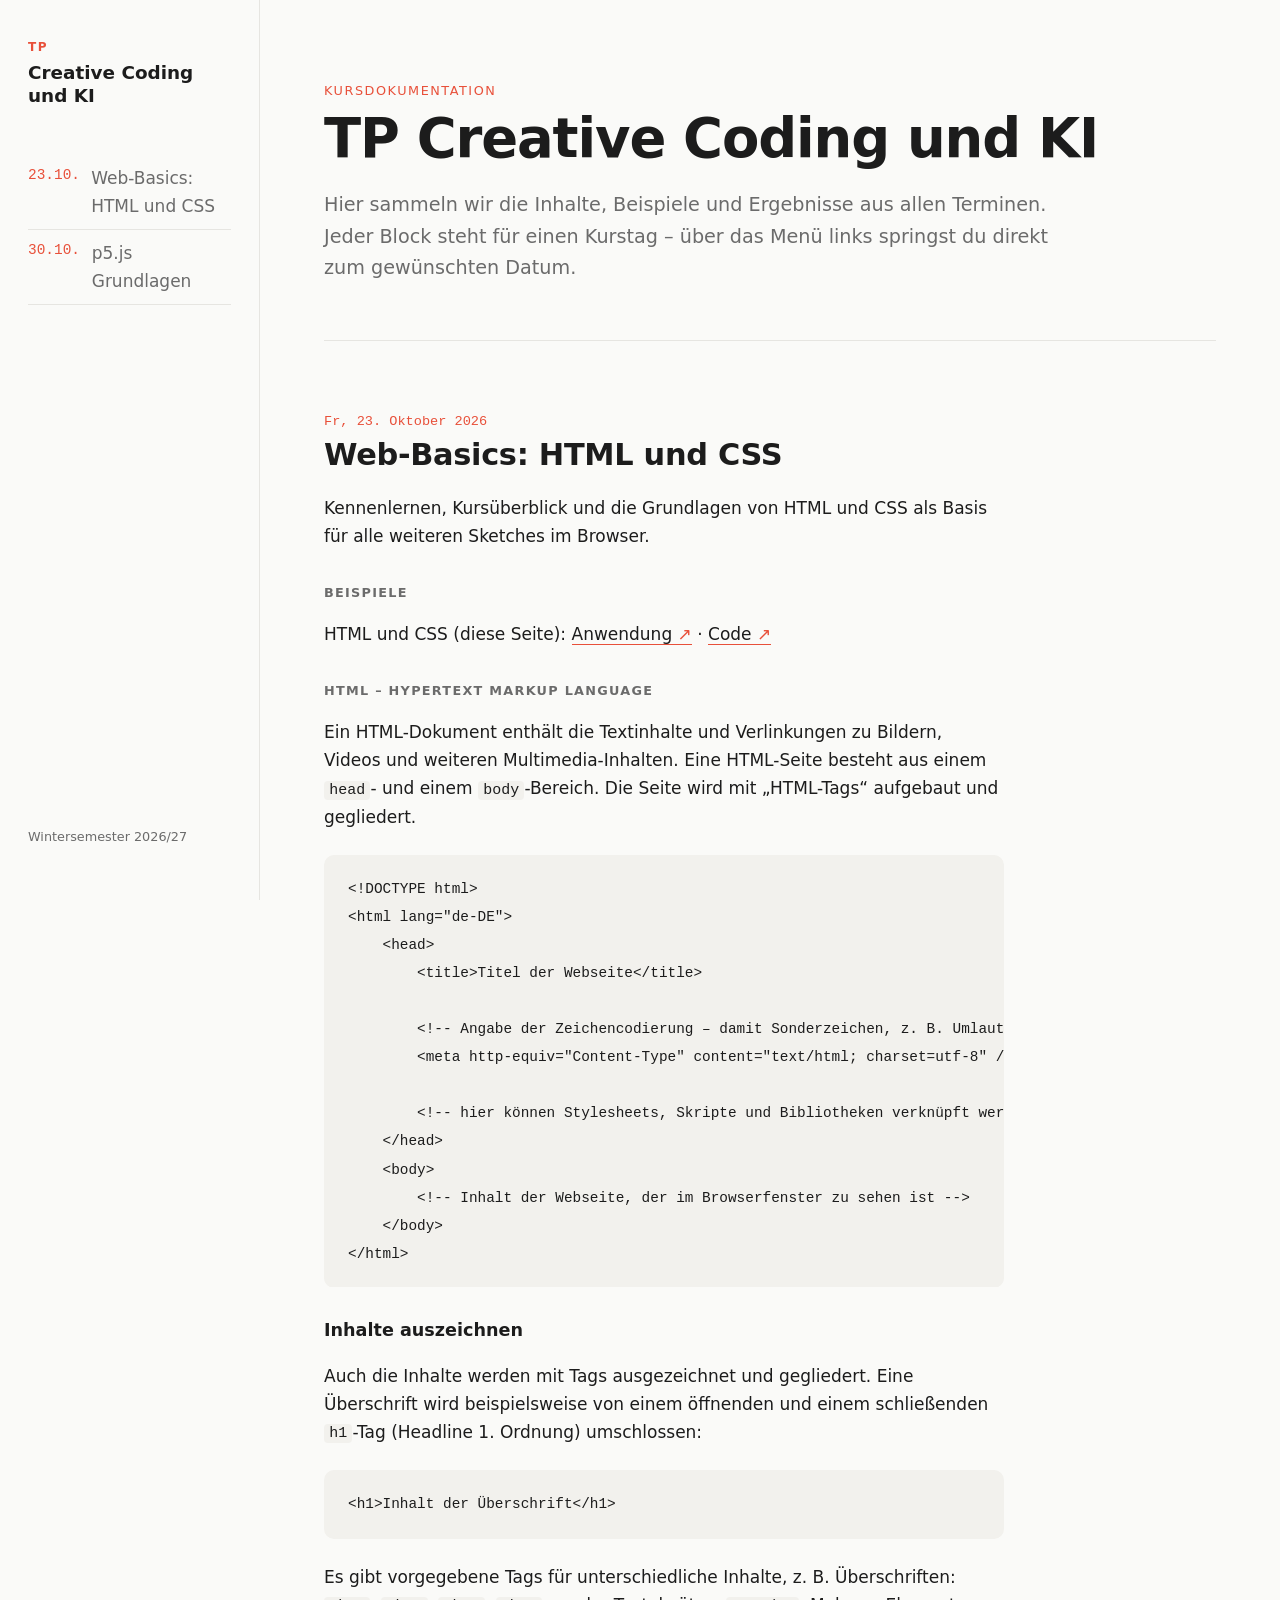
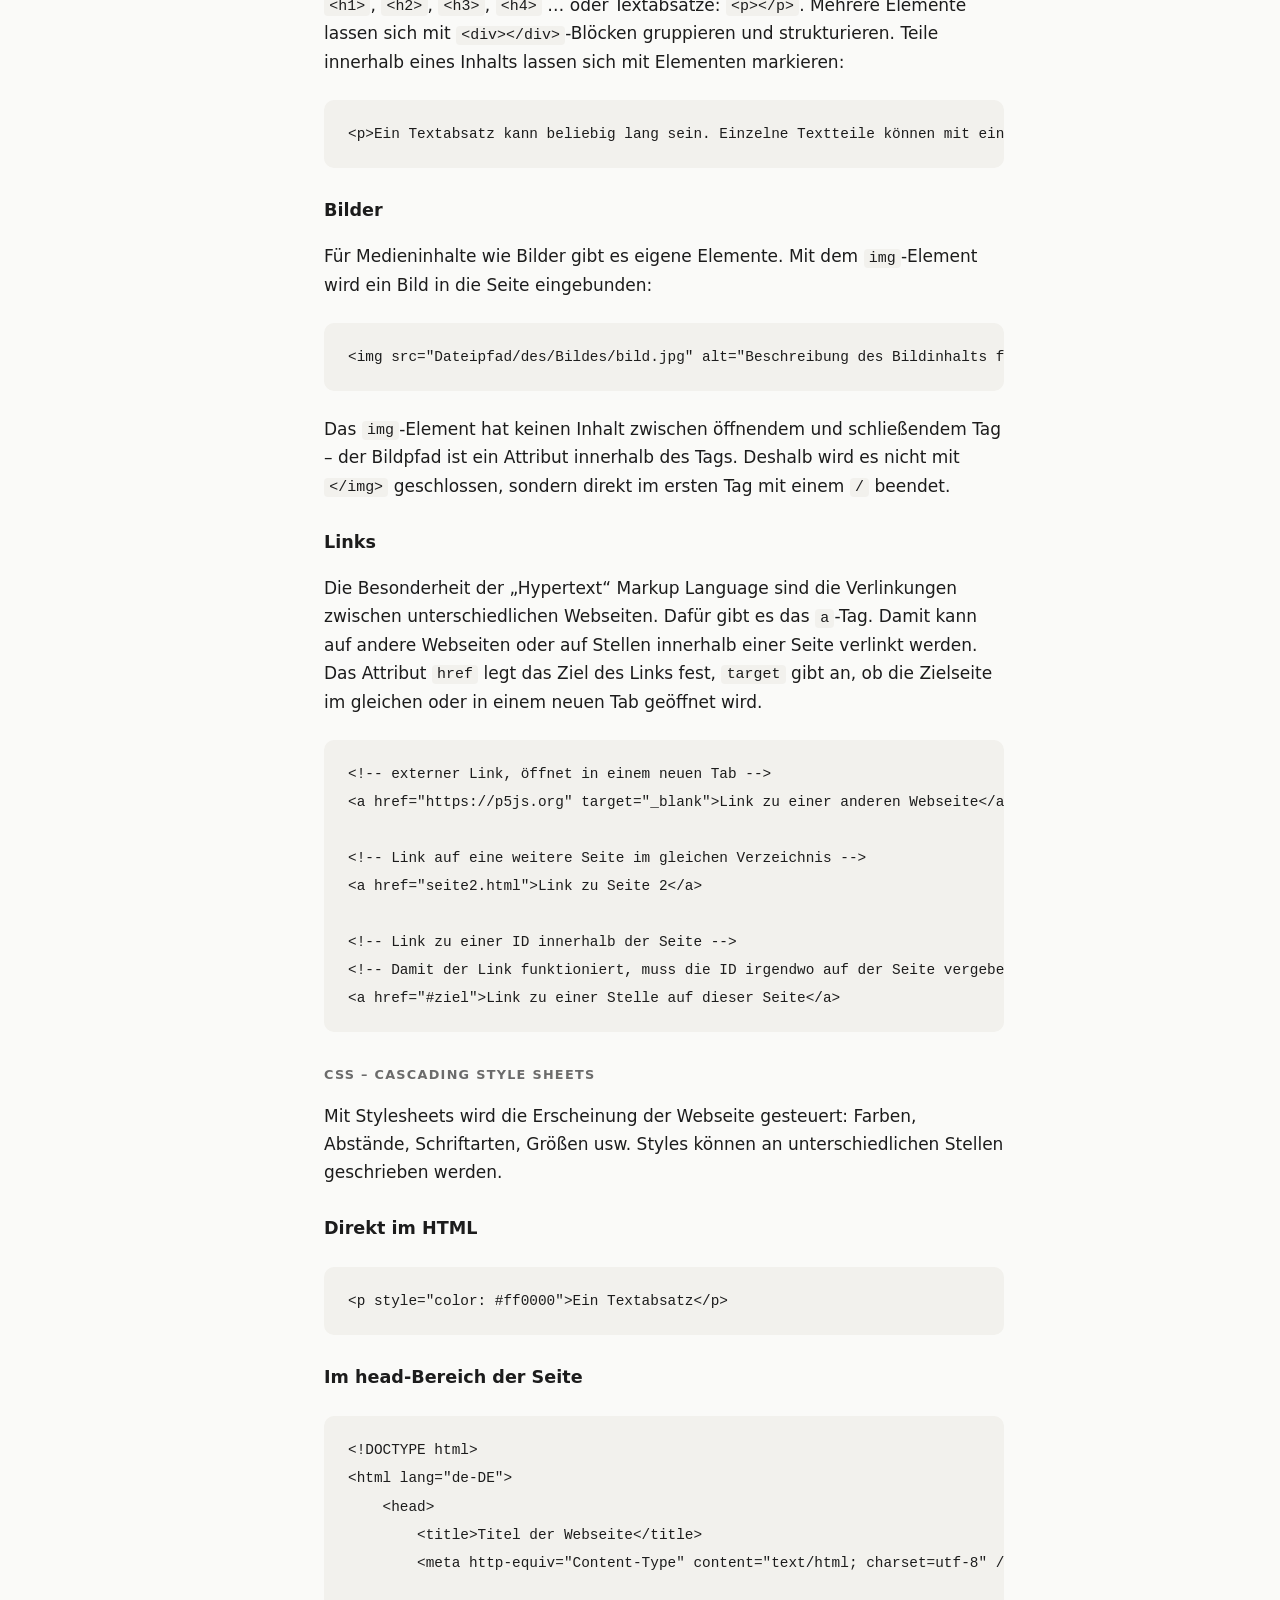
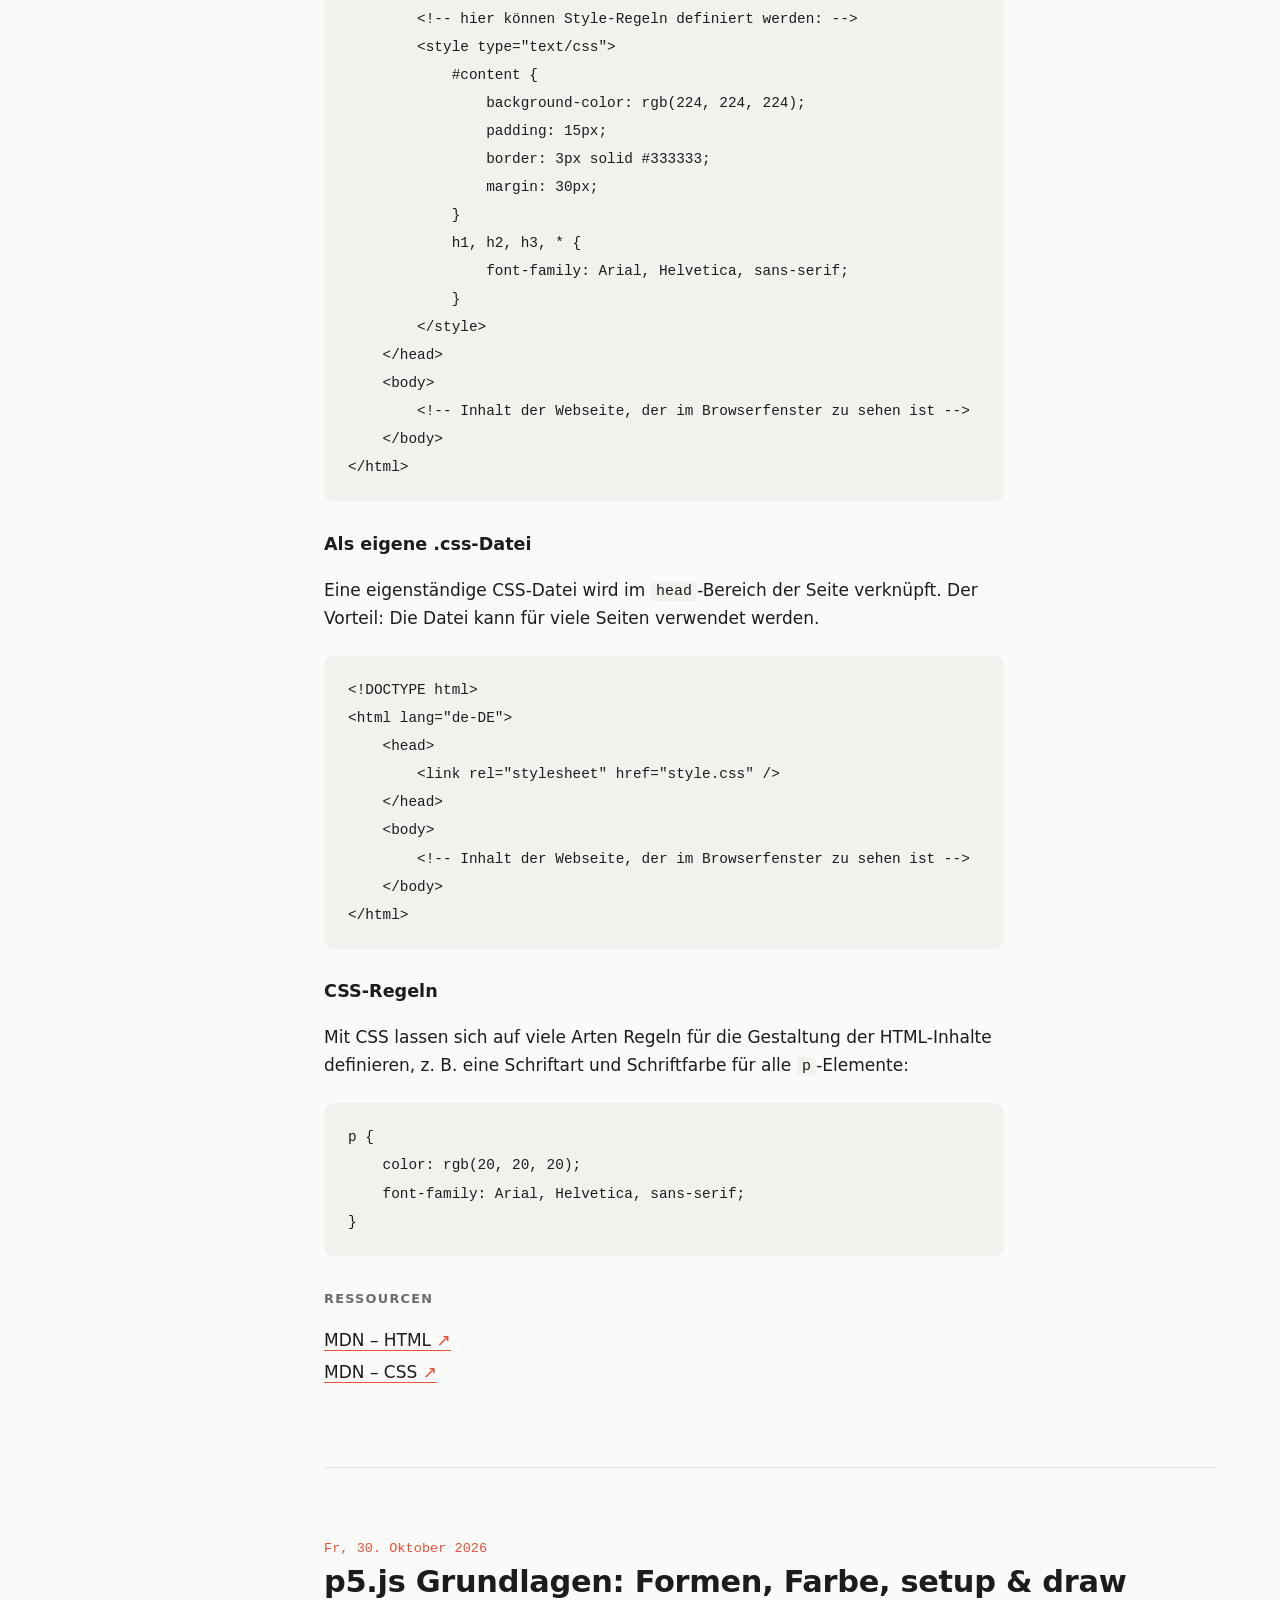
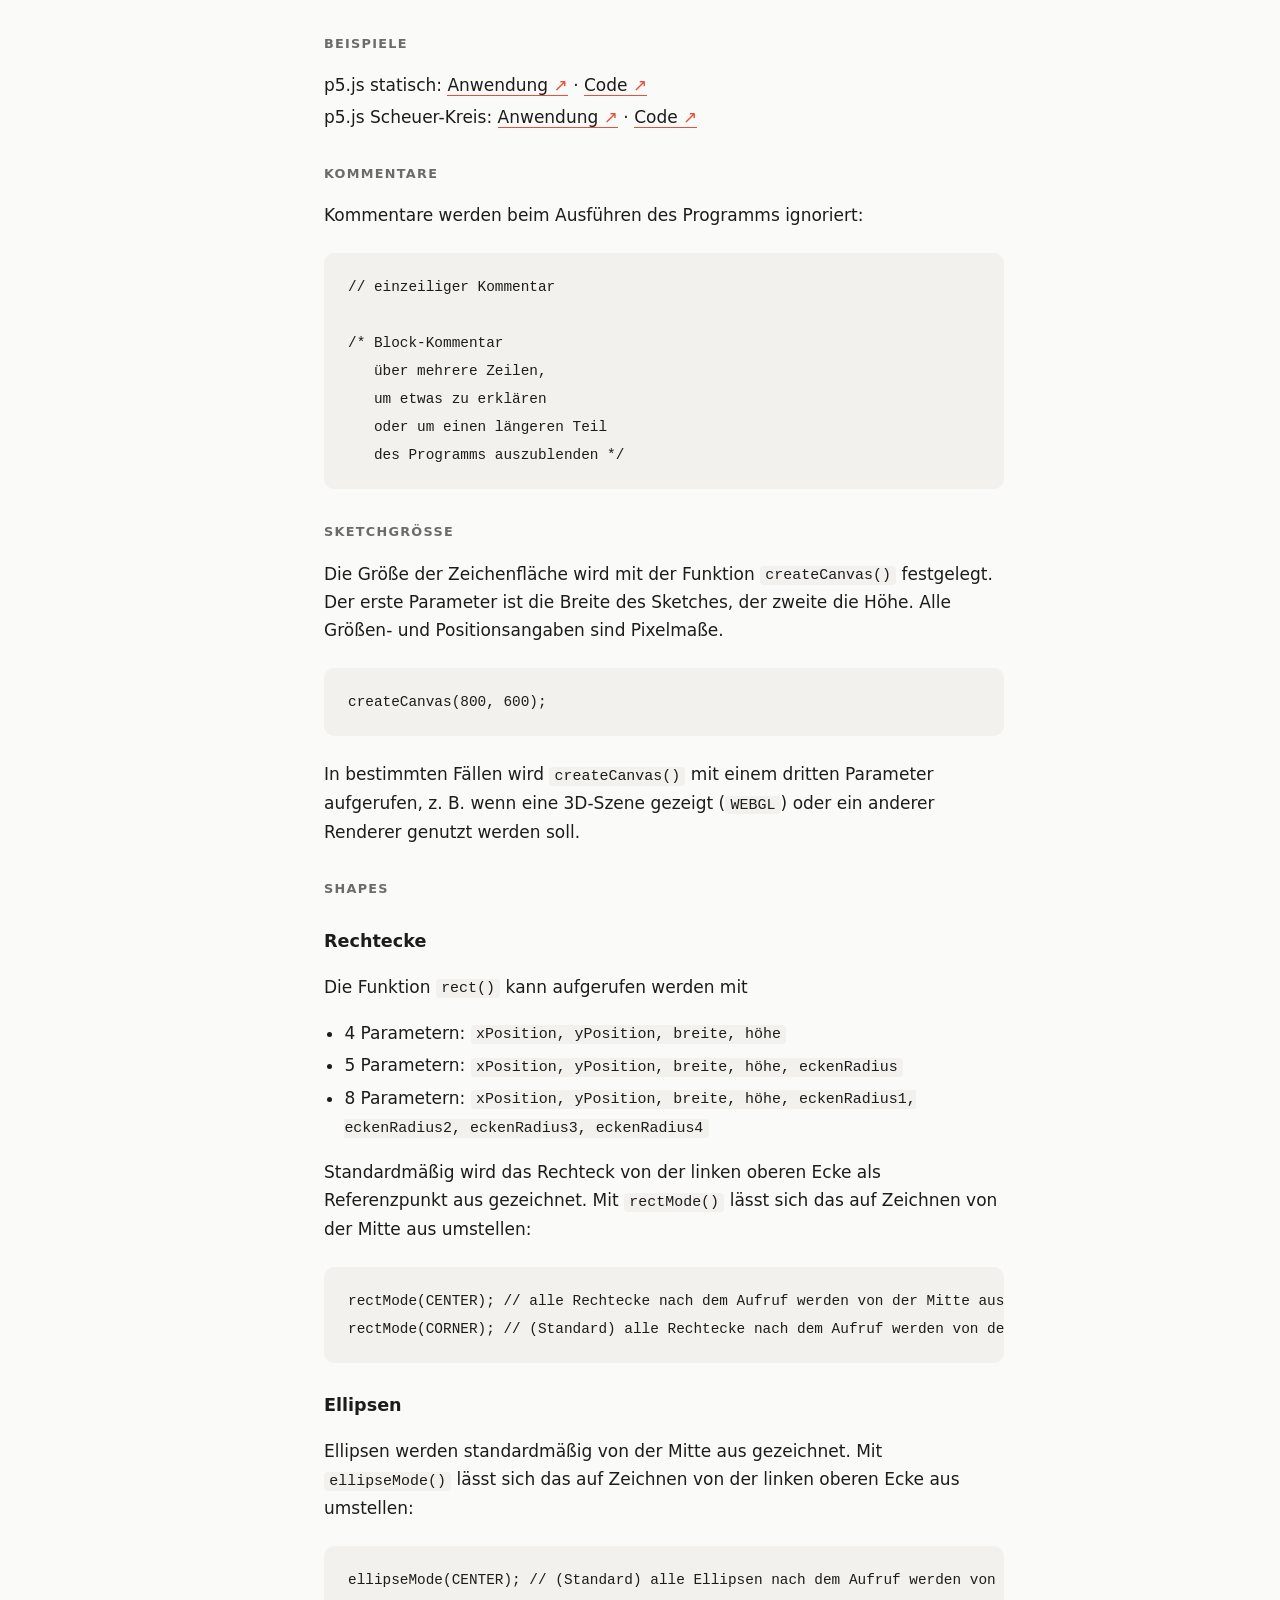
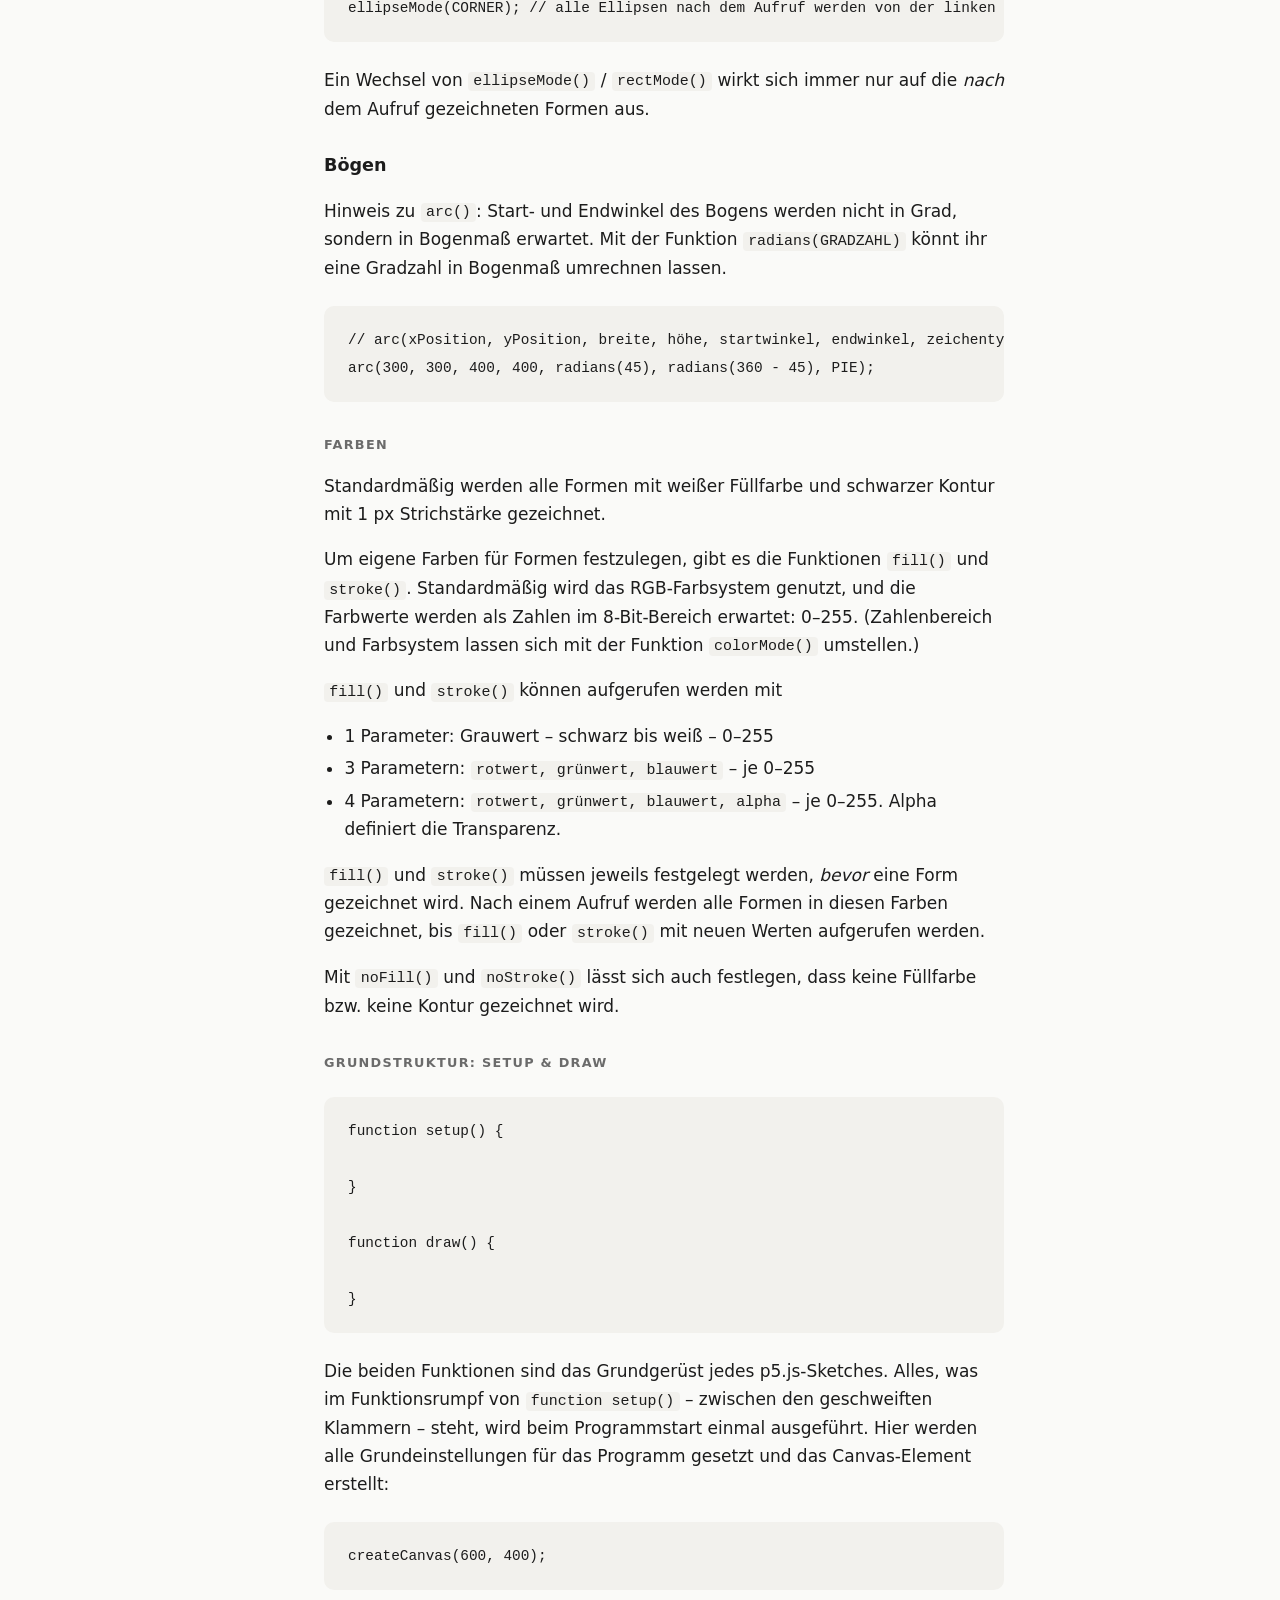
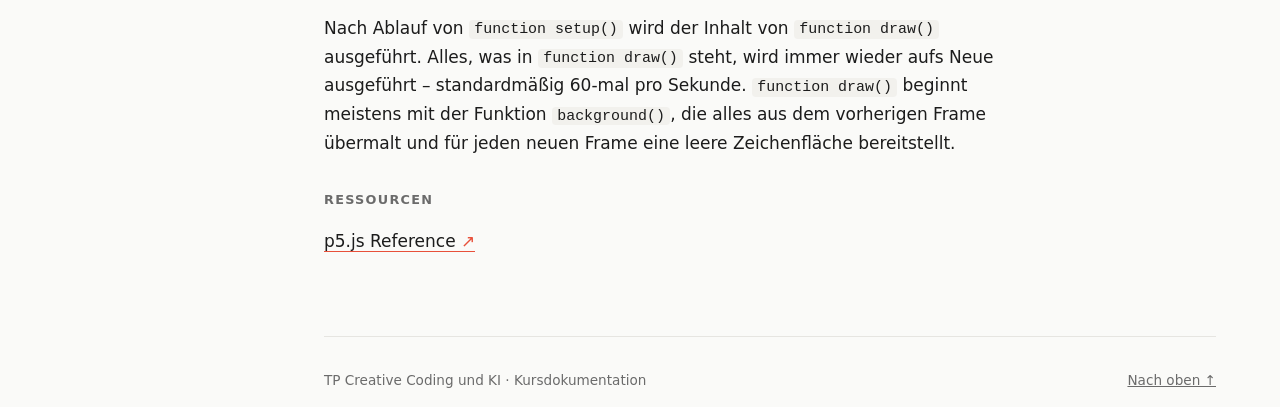
<file: index.html>
<!DOCTYPE html>
<html lang="de">
<head>
  <meta charset="UTF-8">
  <title>TP Creative Coding und KI</title>
  <!-- Leitet die Startadresse direkt auf die Kursdokumentation weiter -->
  <meta http-equiv="refresh" content="0; url=01_html_css/">
  <link rel="canonical" href="01_html_css/">
</head>
<body>
  <p><a href="01_html_css/">Zur Kursdokumentation</a></p>
</body>
</html>
</file>
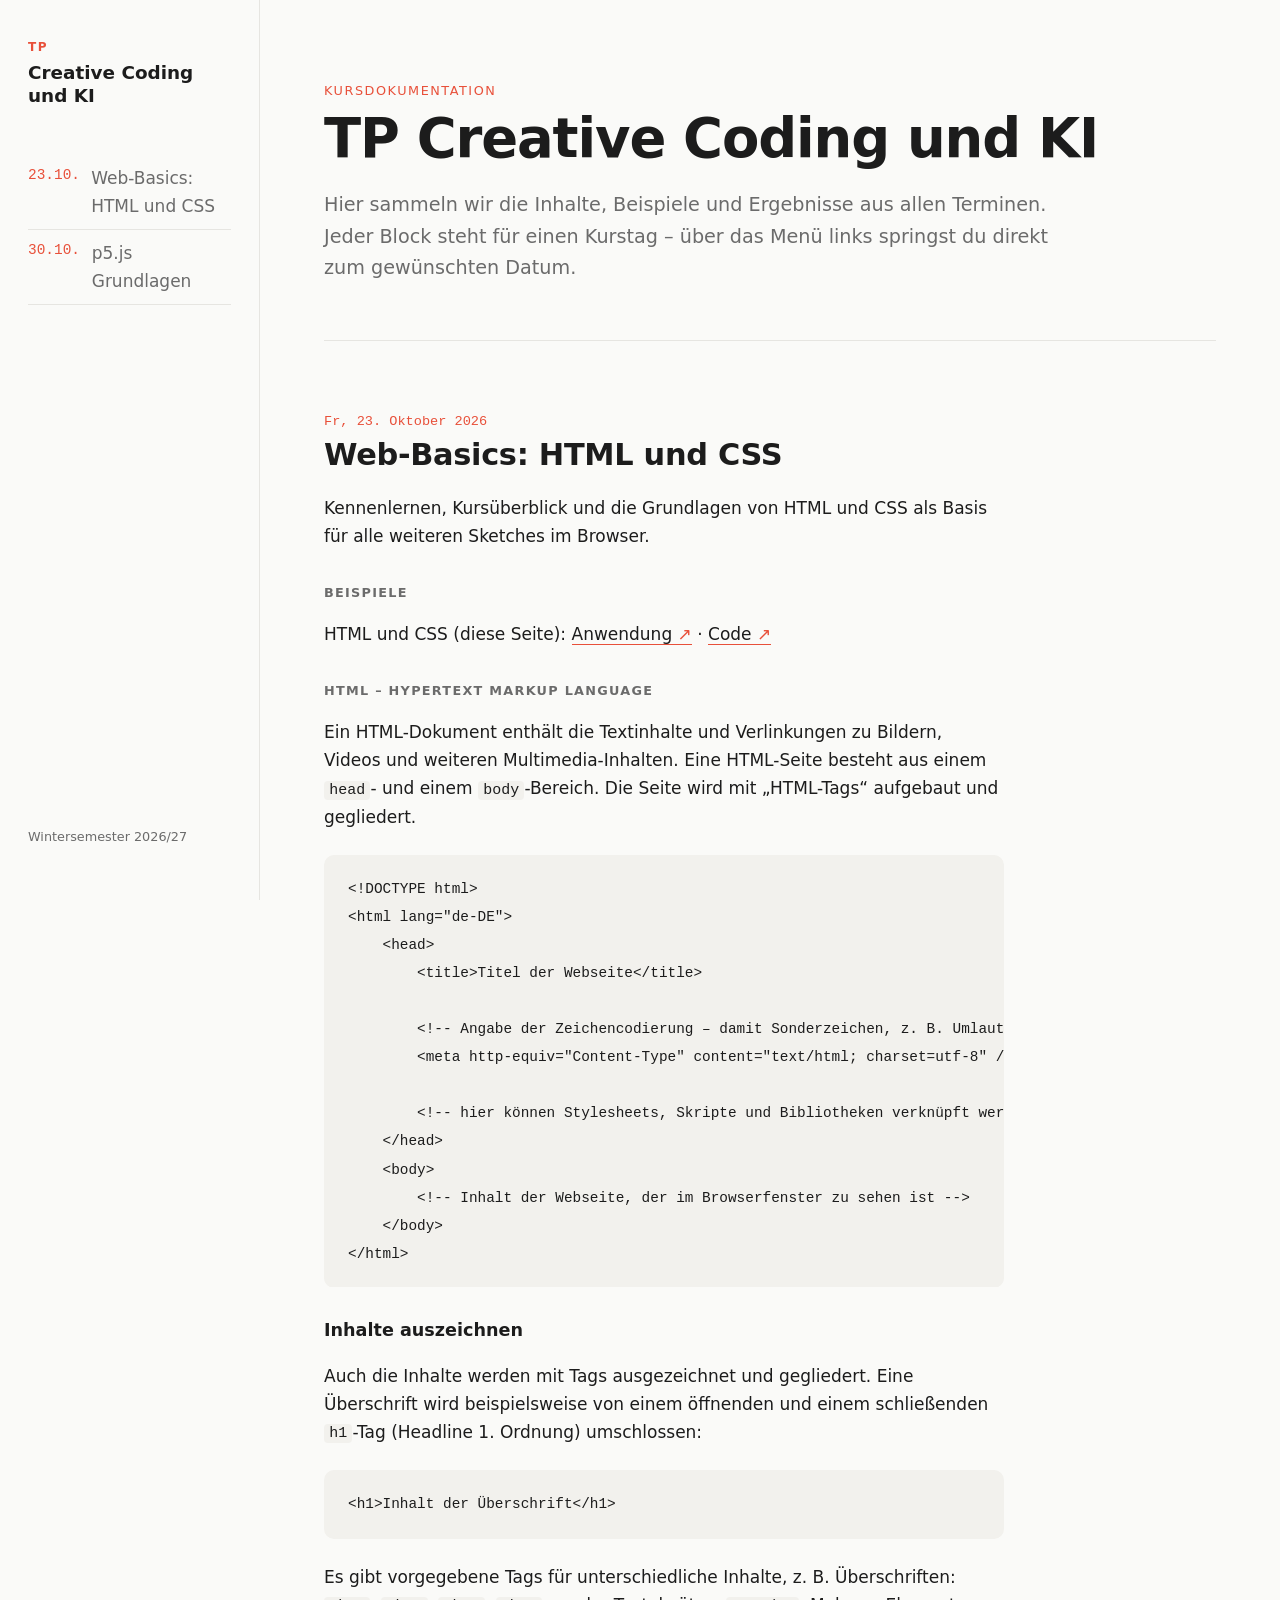
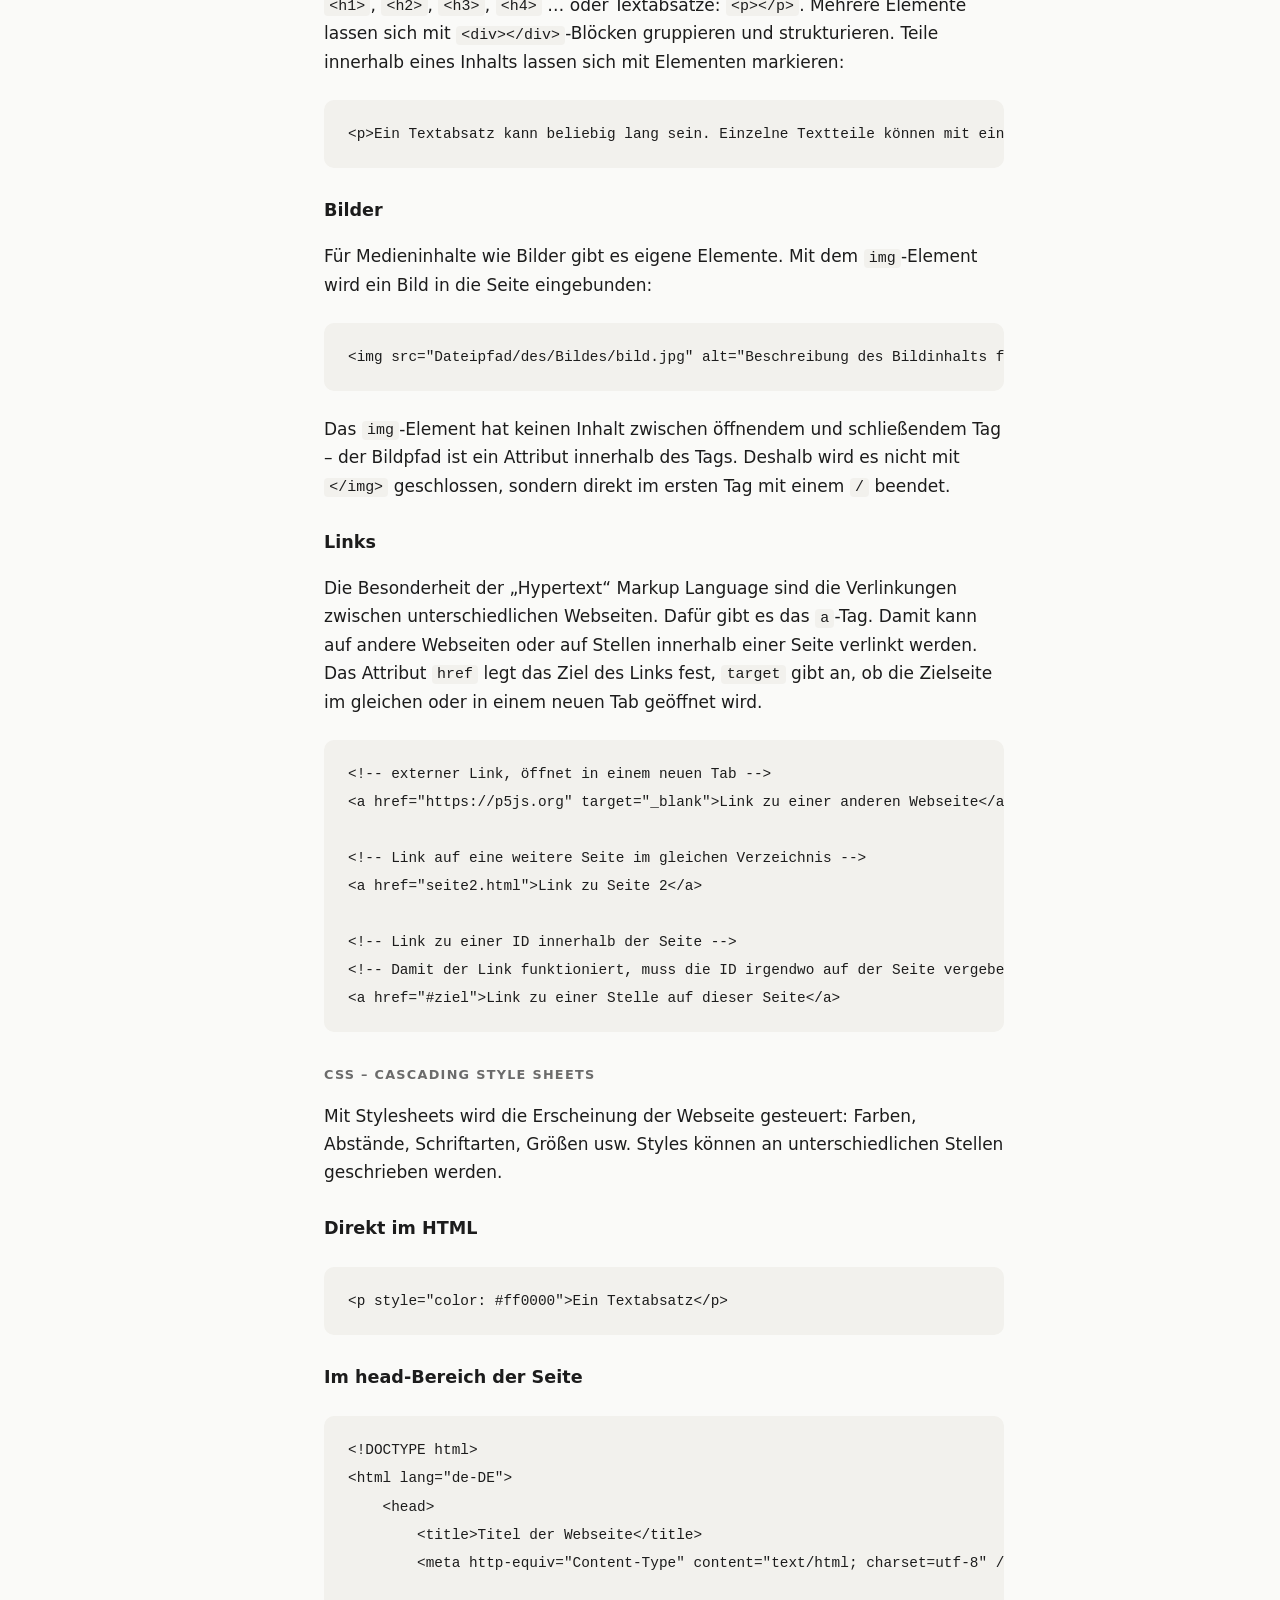
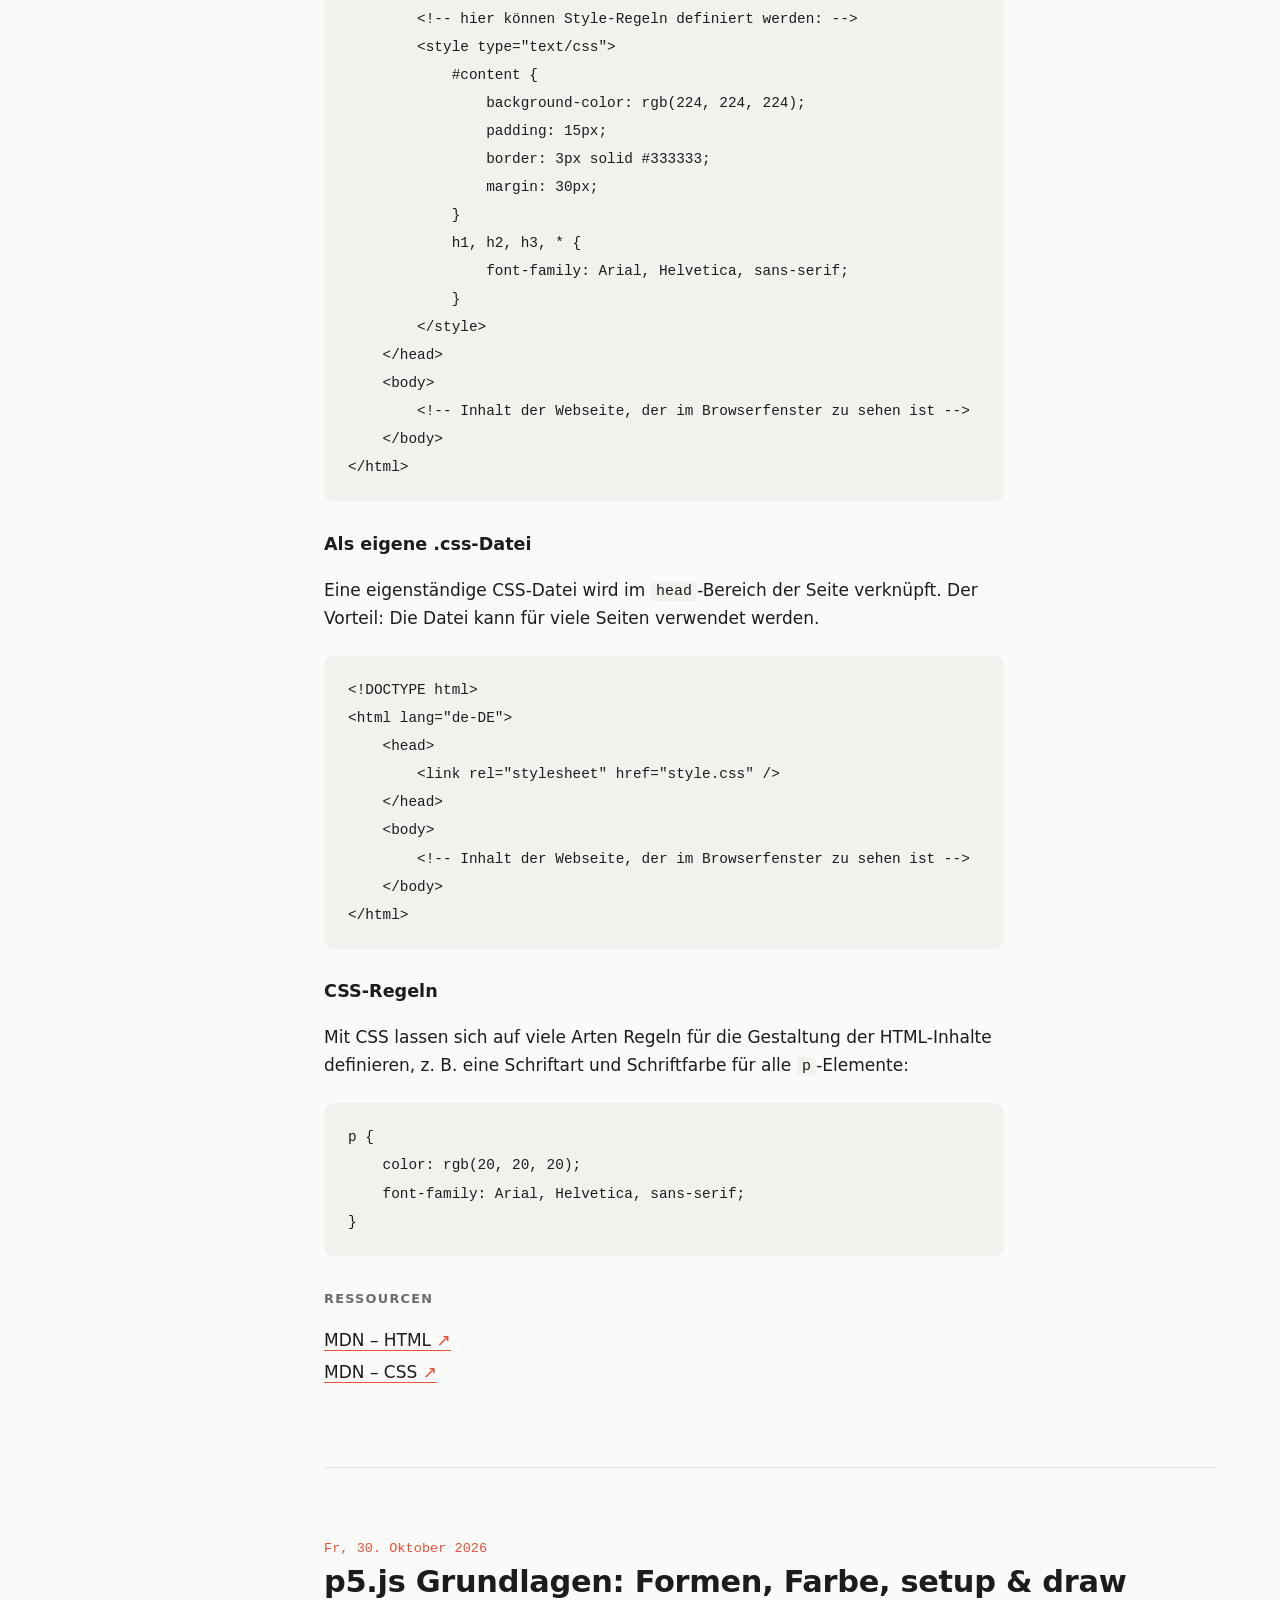
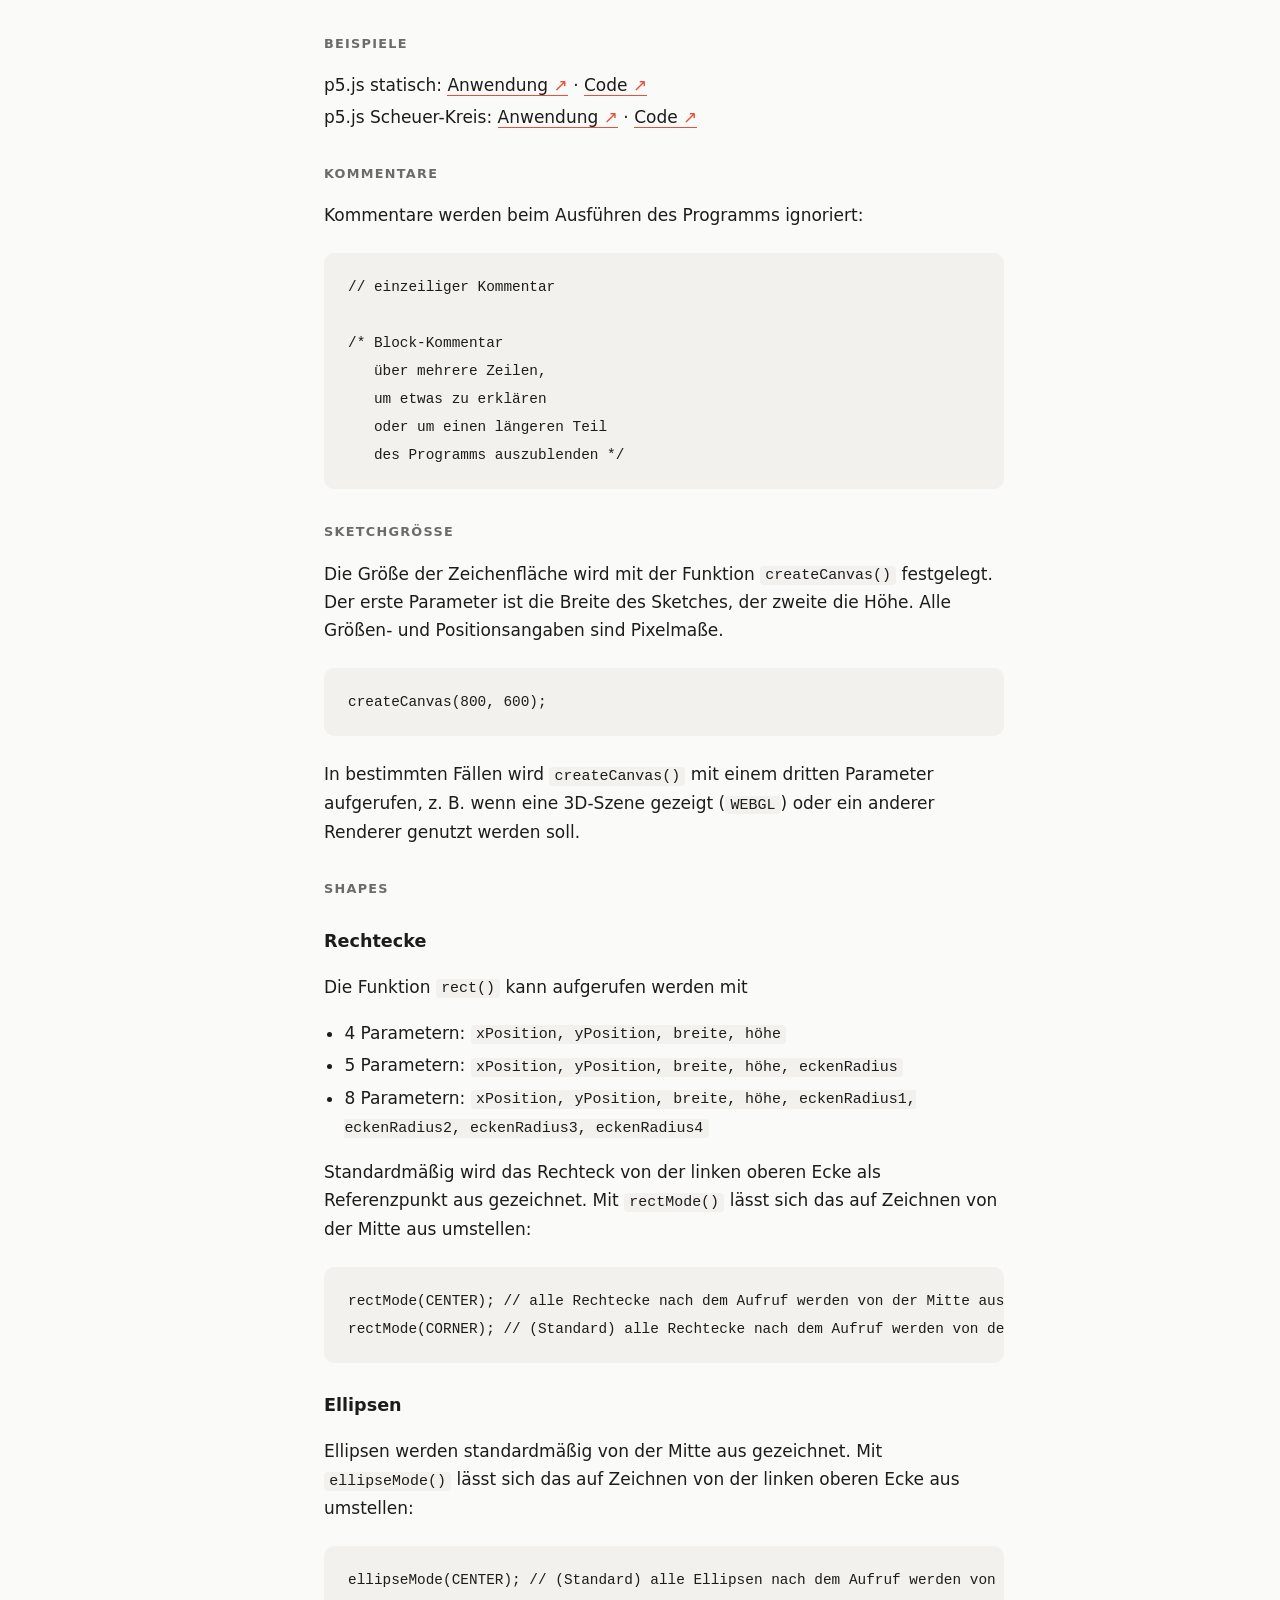
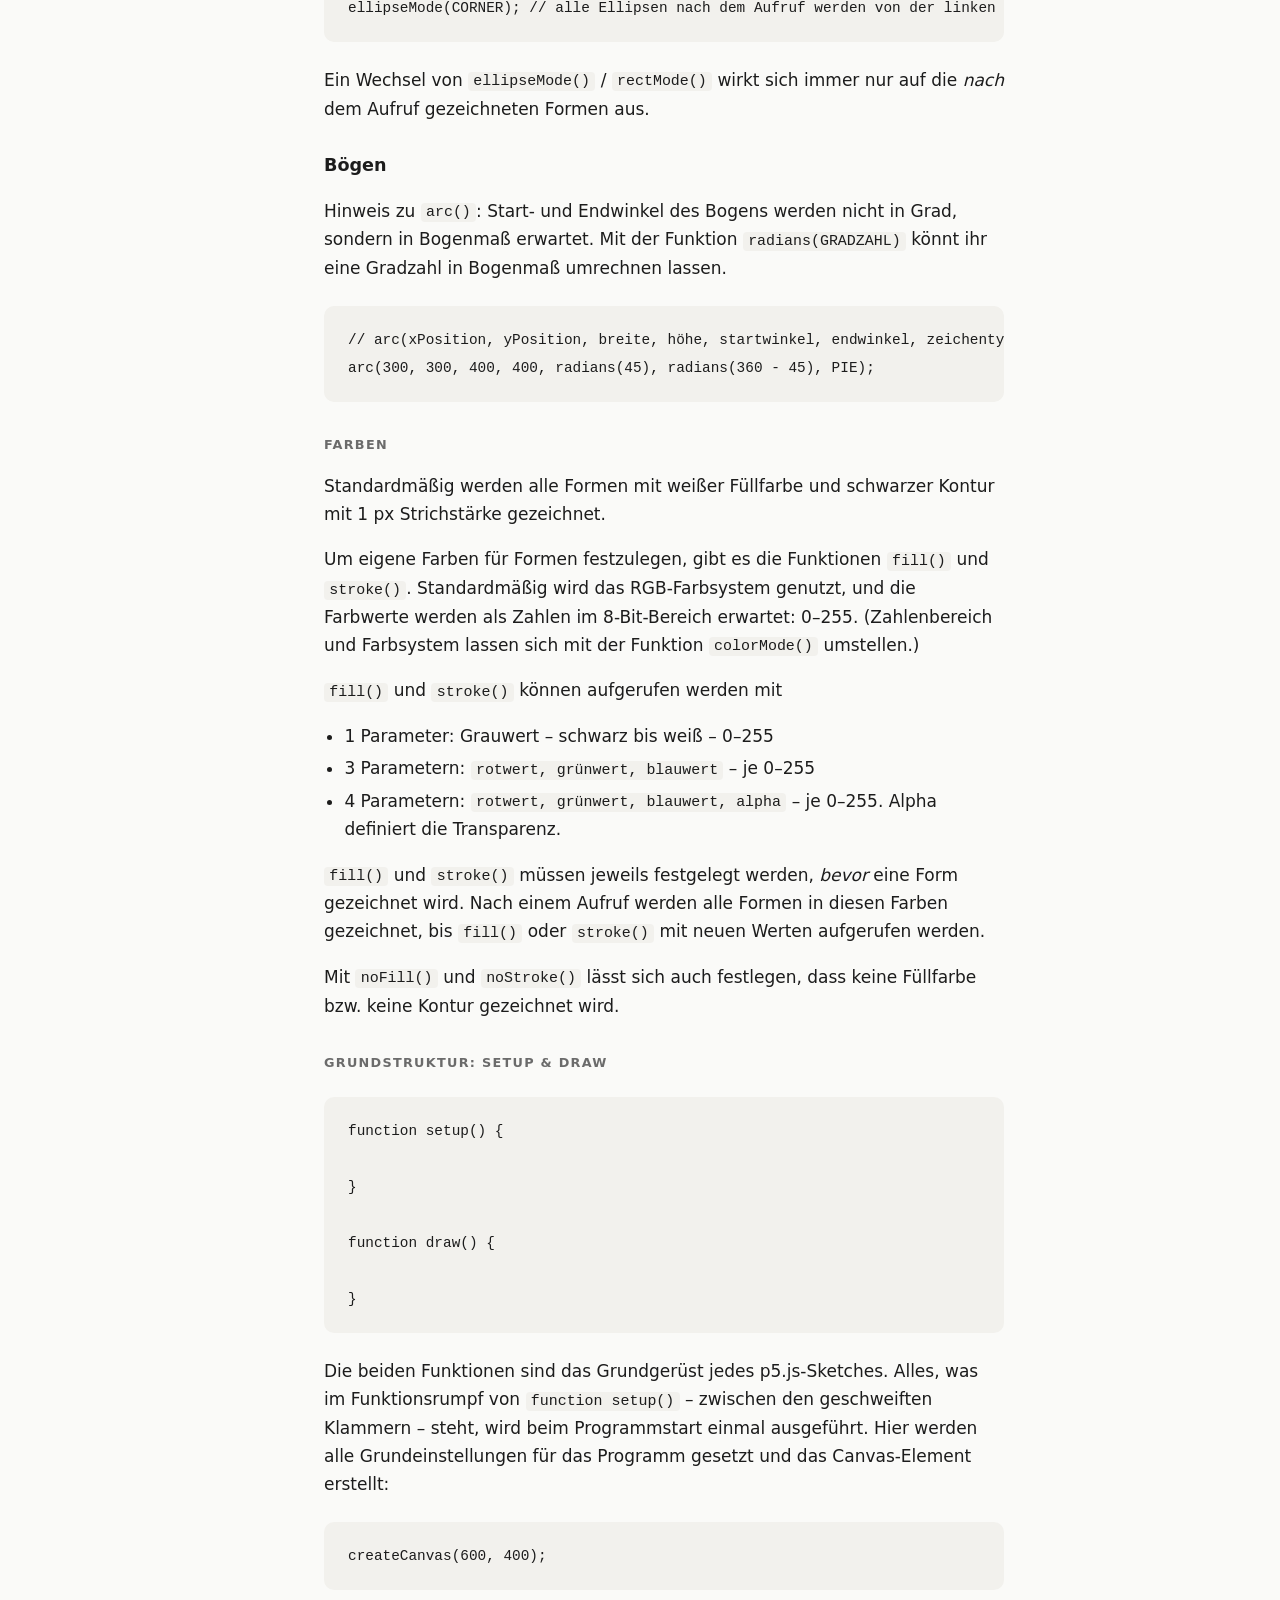
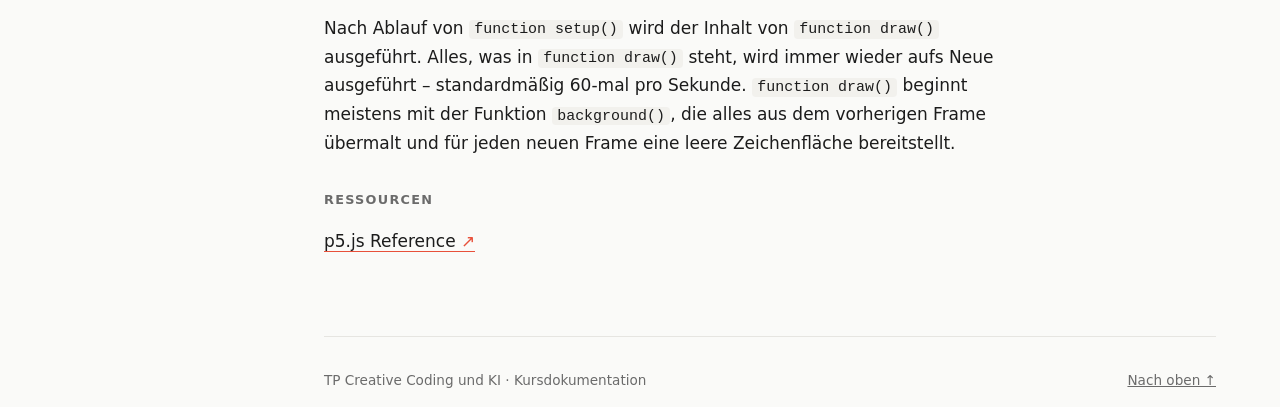
<file: 01_html_css/index.html>
<!DOCTYPE html>
<html lang="de">
<head>
  <meta charset="UTF-8">
  <meta name="viewport" content="width=device-width, initial-scale=1.0">
  <title>TP Creative Coding und KI – Kursdokumentation</title>
  <link rel="stylesheet" href="css/style.css">
</head>
<body>

  <!-- Seitenleiste mit Navigation: ein Menüpunkt pro Termin -->
  <header class="sidebar">
    <a class="logo" href="#start">
      <span class="logo-kicker">TP</span>
      Creative Coding<br>und KI
    </a>

    <nav aria-label="Termine">
      <ol class="menu">
        <li><a href="#termin-1"><time datetime="2026-10-23">23.10.</time> Web-Basics: HTML und CSS</a></li>
        <li><a href="#termin-2"><time datetime="2026-10-30">30.10.</time> p5.js Grundlagen</a></li>
        <!-- <li><a href="#termin-3"><time datetime="2026-10-30">30.10.</time> Bewegung</a></li>
        <li><a href="#termin-4"><time datetime="2026-11-06">06.11.</time> Schleifen</a></li>
        <li><a href="#termin-5"><time datetime="2026-11-13">13.11.</time> Zufall &amp; Noise</a></li>
        <li><a href="#termin-6"><time datetime="2026-11-20">20.11.</time> Bilder &amp; Pixel</a></li>
        <li><a href="#termin-7"><time datetime="2026-11-27">27.11.</time> KI-Werkzeuge</a></li>
        <li><a href="#termin-8"><time datetime="2026-12-04">04.12.</time> Abschluss</a></li> -->
      </ol>
    </nav>

    <p class="sidebar-footer">Wintersemester 2026/27</p>
  </header>

  <main>

    <!-- Intro -->
    <section id="start" class="intro">
      <p class="eyebrow">Kursdokumentation</p>
      <h1>TP Creative Coding und KI</h1>
      <p class="lead">
        Hier sammeln wir die Inhalte, Beispiele und Ergebnisse aus allen Terminen.
        Jeder Block steht für einen Kurstag – über das Menü links springst du direkt zum gewünschten Datum.
      </p>
    </section>

    <!-- Termin 1 -->
    <article id="termin-1" class="block">
      <header class="block-header">
        <time datetime="2026-10-23">Fr, 23. Oktober 2026</time>
        <h2>Web-Basics: HTML und CSS</h2>
      </header>
      <p>
        Kennenlernen, Kursüberblick und die Grundlagen von HTML und CSS als Basis für alle weiteren Sketches im Browser.
      </p>

      <h3>Beispiele</h3>
      <ul class="links">
        <li>HTML und CSS (diese Seite): <a href="../01_html_css/" target="_blank">Anwendung</a> · <a href="https://github.com/einraum-design/tp_creativeCodingUndKI_WS2026_27/tree/main/01_html_css" target="_blank">Code</a></li>
      </ul>

      <!-- HTML -->
      <h3>HTML – Hypertext Markup Language</h3>
      <p>
        Ein HTML-Dokument enthält die Textinhalte und Verlinkungen zu Bildern, Videos und weiteren Multimedia-Inhalten.
        Eine HTML-Seite besteht aus einem <code>head</code>- und einem <code>body</code>-Bereich.
        Die Seite wird mit „HTML-Tags“ aufgebaut und gegliedert.
      </p>
      <pre><code>&lt;!DOCTYPE html&gt;
&lt;html lang="de-DE"&gt;
    &lt;head&gt;
        &lt;title&gt;Titel der Webseite&lt;/title&gt;

        &lt;!-- Angabe der Zeichencodierung – damit Sonderzeichen, z. B. Umlaute, richtig dargestellt werden --&gt;
        &lt;meta http-equiv="Content-Type" content="text/html; charset=utf-8" /&gt;

        &lt;!-- hier können Stylesheets, Skripte und Bibliotheken verknüpft werden … --&gt;
    &lt;/head&gt;
    &lt;body&gt;
        &lt;!-- Inhalt der Webseite, der im Browserfenster zu sehen ist --&gt;
    &lt;/body&gt;
&lt;/html&gt;</code></pre>

      <h4>Inhalte auszeichnen</h4>
      <p>
        Auch die Inhalte werden mit Tags ausgezeichnet und gegliedert. Eine Überschrift wird beispielsweise
        von einem öffnenden und einem schließenden <code>h1</code>-Tag (Headline 1. Ordnung) umschlossen:
      </p>
      <pre><code>&lt;h1&gt;Inhalt der Überschrift&lt;/h1&gt;</code></pre>
      <p>
        Es gibt vorgegebene Tags für unterschiedliche Inhalte, z. B. Überschriften: <code>&lt;h1&gt;</code>,
        <code>&lt;h2&gt;</code>, <code>&lt;h3&gt;</code>, <code>&lt;h4&gt;</code> … oder Textabsätze: <code>&lt;p&gt;&lt;/p&gt;</code>.
        Mehrere Elemente lassen sich mit <code>&lt;div&gt;&lt;/div&gt;</code>-Blöcken gruppieren und strukturieren.
        Teile innerhalb eines Inhalts lassen sich mit Elementen markieren:
      </p>
      <pre><code>&lt;p&gt;Ein Textabsatz kann beliebig lang sein. Einzelne Textteile können mit einem &lt;span&gt;span-Element&lt;/span&gt; markiert werden.&lt;/p&gt;</code></pre>

      <h4>Bilder</h4>
      <p>
        Für Medieninhalte wie Bilder gibt es eigene Elemente. Mit dem <code>img</code>-Element wird ein Bild in die Seite eingebunden:
      </p>
      <pre><code>&lt;img src="Dateipfad/des/Bildes/bild.jpg" alt="Beschreibung des Bildinhalts für Lesegeräte" /&gt;</code></pre>
      <p>
        Das <code>img</code>-Element hat keinen Inhalt zwischen öffnendem und schließendem Tag – der Bildpfad ist ein
        Attribut innerhalb des Tags. Deshalb wird es nicht mit <code>&lt;/img&gt;</code> geschlossen,
        sondern direkt im ersten Tag mit einem <code>/</code> beendet.
      </p>

      <h4>Links</h4>
      <p>
        Die Besonderheit der „Hypertext“ Markup Language sind die Verlinkungen zwischen unterschiedlichen Webseiten.
        Dafür gibt es das <code>a</code>-Tag. Damit kann auf andere Webseiten oder auf Stellen innerhalb einer Seite verlinkt werden.
        Das Attribut <code>href</code> legt das Ziel des Links fest, <code>target</code> gibt an, ob die Zielseite
        im gleichen oder in einem neuen Tab geöffnet wird.
      </p>
      <pre><code>&lt;!-- externer Link, öffnet in einem neuen Tab --&gt;
&lt;a href="https://p5js.org" target="_blank"&gt;Link zu einer anderen Webseite&lt;/a&gt;

&lt;!-- Link auf eine weitere Seite im gleichen Verzeichnis --&gt;
&lt;a href="seite2.html"&gt;Link zu Seite 2&lt;/a&gt;

&lt;!-- Link zu einer ID innerhalb der Seite --&gt;
&lt;!-- Damit der Link funktioniert, muss die ID irgendwo auf der Seite vergeben sein, z. B. &lt;div id="ziel"&gt; --&gt;
&lt;a href="#ziel"&gt;Link zu einer Stelle auf dieser Seite&lt;/a&gt;</code></pre>

      <!-- CSS -->
      <h3>CSS – Cascading Style Sheets</h3>
      <p>
        Mit Stylesheets wird die Erscheinung der Webseite gesteuert: Farben, Abstände, Schriftarten, Größen usw.
        Styles können an unterschiedlichen Stellen geschrieben werden.
      </p>

      <h4>Direkt im HTML</h4>
      <pre><code>&lt;p style="color: #ff0000"&gt;Ein Textabsatz&lt;/p&gt;</code></pre>

      <h4>Im head-Bereich der Seite</h4>
      <pre><code>&lt;!DOCTYPE html&gt;
&lt;html lang="de-DE"&gt;
    &lt;head&gt;
        &lt;title&gt;Titel der Webseite&lt;/title&gt;
        &lt;meta http-equiv="Content-Type" content="text/html; charset=utf-8" /&gt;

        &lt;!-- hier können Style-Regeln definiert werden: --&gt;
        &lt;style type="text/css"&gt;
            #content {
                background-color: rgb(224, 224, 224);
                padding: 15px;
                border: 3px solid #333333;
                margin: 30px;
            }
            h1, h2, h3, * {
                font-family: Arial, Helvetica, sans-serif;
            }
        &lt;/style&gt;
    &lt;/head&gt;
    &lt;body&gt;
        &lt;!-- Inhalt der Webseite, der im Browserfenster zu sehen ist --&gt;
    &lt;/body&gt;
&lt;/html&gt;</code></pre>

      <h4>Als eigene .css-Datei</h4>
      <p>
        Eine eigenständige CSS-Datei wird im <code>head</code>-Bereich der Seite verknüpft.
        Der Vorteil: Die Datei kann für viele Seiten verwendet werden.
      </p>
      <pre><code>&lt;!DOCTYPE html&gt;
&lt;html lang="de-DE"&gt;
    &lt;head&gt;
        &lt;link rel="stylesheet" href="style.css" /&gt;
    &lt;/head&gt;
    &lt;body&gt;
        &lt;!-- Inhalt der Webseite, der im Browserfenster zu sehen ist --&gt;
    &lt;/body&gt;
&lt;/html&gt;</code></pre>

      <h4>CSS-Regeln</h4>
      <p>
        Mit CSS lassen sich auf viele Arten Regeln für die Gestaltung der HTML-Inhalte definieren,
        z. B. eine Schriftart und Schriftfarbe für alle <code>p</code>-Elemente:
      </p>
      <pre><code>p {
    color: rgb(20, 20, 20);
    font-family: Arial, Helvetica, sans-serif;
}</code></pre>

      <h3>Ressourcen</h3>
      <ul class="links">
        <li><a href="https://developer.mozilla.org/de/docs/Web/HTML">MDN – HTML</a></li>
        <li><a href="https://developer.mozilla.org/de/docs/Web/CSS">MDN – CSS</a></li>
      </ul>
    </article>

    <!-- Termin 2 -->
    <article id="termin-2" class="block">
      <header class="block-header">
        <time datetime="2026-10-30">Fr, 30. Oktober 2026</time>
        <h2>p5.js Grundlagen: Formen, Farbe, setup &amp; draw</h2>
      </header>

      <h3>Beispiele</h3>
      <ul class="links">
        <li>p5.js statisch: <a href="../02_p5js_statisch/" target="_blank">Anwendung</a> · <a href="https://github.com/einraum-design/tp_creativeCodingUndKI_WS2026_27/tree/main/02_p5js_statisch" target="_blank">Code</a></li>
        <li>p5.js Scheuer-Kreis: <a href="../02_p5js_scheuerKreis/" target="_blank">Anwendung</a> · <a href="https://github.com/einraum-design/tp_creativeCodingUndKI_WS2026_27/tree/main/02_p5js_scheuerKreis" target="_blank">Code</a></li>
      </ul>

      <!-- Kommentare -->
      <h3>Kommentare</h3>
      <p>Kommentare werden beim Ausführen des Programms ignoriert:</p>
      <pre><code>// einzeiliger Kommentar

/* Block-Kommentar
   über mehrere Zeilen,
   um etwas zu erklären
   oder um einen längeren Teil
   des Programms auszublenden */</code></pre>

      <!-- Sketchgröße -->
      <h3>Sketchgröße</h3>
      <p>
        Die Größe der Zeichenfläche wird mit der Funktion <code>createCanvas()</code> festgelegt.
        Der erste Parameter ist die Breite des Sketches, der zweite die Höhe.
        Alle Größen- und Positionsangaben sind Pixelmaße.
      </p>
      <pre><code>createCanvas(800, 600);</code></pre>
      <p>
        In bestimmten Fällen wird <code>createCanvas()</code> mit einem dritten Parameter aufgerufen,
        z. B. wenn eine 3D-Szene gezeigt (<code>WEBGL</code>) oder ein anderer Renderer genutzt werden soll.
      </p>

      <!-- Shapes -->
      <h3>Shapes</h3>
      <h4>Rechtecke</h4>
      <p>Die Funktion <code>rect()</code> kann aufgerufen werden mit</p>
      <ul>
        <li>4 Parametern: <code>xPosition, yPosition, breite, höhe</code></li>
        <li>5 Parametern: <code>xPosition, yPosition, breite, höhe, eckenRadius</code></li>
        <li>8 Parametern: <code>xPosition, yPosition, breite, höhe, eckenRadius1, eckenRadius2, eckenRadius3, eckenRadius4</code></li>
      </ul>
      <p>
        Standardmäßig wird das Rechteck von der linken oberen Ecke als Referenzpunkt aus gezeichnet.
        Mit <code>rectMode()</code> lässt sich das auf Zeichnen von der Mitte aus umstellen:
      </p>
      <pre><code>rectMode(CENTER); // alle Rechtecke nach dem Aufruf werden von der Mitte aus gezeichnet
rectMode(CORNER); // (Standard) alle Rechtecke nach dem Aufruf werden von der linken oberen Ecke aus gezeichnet</code></pre>

      <h4>Ellipsen</h4>
      <p>
        Ellipsen werden standardmäßig von der Mitte aus gezeichnet.
        Mit <code>ellipseMode()</code> lässt sich das auf Zeichnen von der linken oberen Ecke aus umstellen:
      </p>
      <pre><code>ellipseMode(CENTER); // (Standard) alle Ellipsen nach dem Aufruf werden von der Mitte aus gezeichnet
ellipseMode(CORNER); // alle Ellipsen nach dem Aufruf werden von der linken oberen Ecke aus gezeichnet</code></pre>
      <p>
        Ein Wechsel von <code>ellipseMode()</code> / <code>rectMode()</code> wirkt sich immer nur auf die
        <em>nach</em> dem Aufruf gezeichneten Formen aus.
      </p>

      <h4>Bögen</h4>
      <p>
        Hinweis zu <code>arc()</code>: Start- und Endwinkel des Bogens werden nicht in Grad, sondern in Bogenmaß erwartet.
        Mit der Funktion <code>radians(GRADZAHL)</code> könnt ihr eine Gradzahl in Bogenmaß umrechnen lassen.
      </p>
      <pre><code>// arc(xPosition, yPosition, breite, höhe, startwinkel, endwinkel, zeichentyp)
arc(300, 300, 400, 400, radians(45), radians(360 - 45), PIE);</code></pre>

      <!-- Farben -->
      <h3>Farben</h3>
      <p>
        Standardmäßig werden alle Formen mit weißer Füllfarbe und schwarzer Kontur mit 1&nbsp;px Strichstärke gezeichnet.
      </p>
      <p>
        Um eigene Farben für Formen festzulegen, gibt es die Funktionen <code>fill()</code> und <code>stroke()</code>.
        Standardmäßig wird das RGB-Farbsystem genutzt, und die Farbwerte werden als Zahlen im 8-Bit-Bereich erwartet: 0–255.
        (Zahlenbereich und Farbsystem lassen sich mit der Funktion <code>colorMode()</code> umstellen.)
      </p>
      <p><code>fill()</code> und <code>stroke()</code> können aufgerufen werden mit</p>
      <ul>
        <li>1 Parameter: Grauwert – schwarz bis weiß – 0–255</li>
        <li>3 Parametern: <code>rotwert, grünwert, blauwert</code> – je 0–255</li>
        <li>4 Parametern: <code>rotwert, grünwert, blauwert, alpha</code> – je 0–255. Alpha definiert die Transparenz.</li>
      </ul>
      <p>
        <code>fill()</code> und <code>stroke()</code> müssen jeweils festgelegt werden, <em>bevor</em> eine Form gezeichnet wird.
        Nach einem Aufruf werden alle Formen in diesen Farben gezeichnet, bis <code>fill()</code> oder <code>stroke()</code>
        mit neuen Werten aufgerufen werden.
      </p>
      <p>
        Mit <code>noFill()</code> und <code>noStroke()</code> lässt sich auch festlegen, dass keine Füllfarbe bzw. keine Kontur gezeichnet wird.
      </p>

      <!-- setup & draw -->
      <h3>Grundstruktur: setup &amp; draw</h3>
      <pre><code>function setup() {

}

function draw() {

}</code></pre>
      <p>
        Die beiden Funktionen sind das Grundgerüst jedes p5.js-Sketches. Alles, was im Funktionsrumpf von
        <code>function setup()</code> – zwischen den geschweiften Klammern – steht, wird beim Programmstart einmal ausgeführt.
        Hier werden alle Grundeinstellungen für das Programm gesetzt und das Canvas-Element erstellt:
      </p>
      <pre><code>createCanvas(600, 400);</code></pre>
      <p>
        Nach Ablauf von <code>function setup()</code> wird der Inhalt von <code>function draw()</code> ausgeführt.
        Alles, was in <code>function draw()</code> steht, wird immer wieder aufs Neue ausgeführt – standardmäßig 60-mal pro Sekunde.
        <code>function draw()</code> beginnt meistens mit der Funktion <code>background()</code>, die alles aus dem vorherigen
        Frame übermalt und für jeden neuen Frame eine leere Zeichenfläche bereitstellt.
      </p>

      <h3>Ressourcen</h3>
      <ul class="links">
        <li><a href="https://p5js.org/reference/">p5.js Reference</a></li>
      </ul>
    </article>

    <!-- Termin 2 -->
    <!-- <article id="termin-2" class="block">
      <header class="block-header">
        <time datetime="2026-10-23">Fr, 23. Oktober 2026</time>
        <h2>p5.js Grundlagen: Formen &amp; Farbe</h2>
      </header>
              <li>Editor und p5.js einrichten</li>

      <p>
        Das Koordinatensystem der Leinwand, einfache Grundformen und der Umgang mit Farbe.
      </p>
      <pre><code>function setup() {
  createCanvas(400, 400);
}

function draw() {
  background(240);
  fill(255, 80, 60);
  circle(200, 200, 120);
}</code></pre>
      <h3>Aufgabe</h3>
      <p>Gestalte ein Porträt nur aus Kreisen, Rechtecken und Linien.</p>
      <h3>Beispiel</h3>
      <ul class="links">
        <li><a href="../02_p5js/">Beispiel im Browser öffnen</a></li>
        <li><a href="https://github.com/einraum-design/tp_creativeCodingUndKI_WS2026_27/tree/main/02_p5js">Code auf GitHub ansehen</a></li>
      </ul>
    </article>

    <article id="termin-3" class="block">
      <header class="block-header">
        <time datetime="2026-10-30">Fr, 30. Oktober 2026</time>
        <h2>Variablen, Bewegung &amp; Interaktion</h2>
      </header>
      <p>
        Mit Variablen bringen wir Dinge in Bewegung. Maus und Tastatur werden zu Eingaben für den Sketch.
      </p>
      <h3>Inhalte</h3>
      <ul>
        <li>Variablen und der <code>draw()</code>-Loop</li>
        <li><code>mouseX</code>, <code>mouseY</code>, <code>keyPressed()</code></li>
        <li>Bedingungen mit <code>if</code></li>
      </ul>
    </article>

    <article id="termin-4" class="block">
      <header class="block-header">
        <time datetime="2026-11-06">Fr, 6. November 2026</time>
        <h2>Schleifen &amp; generative Muster</h2>
      </header>
      <p>
        Wiederholung als gestalterisches Mittel: Raster, Reihen und Muster mit <code>for</code>-Schleifen.
      </p>
      <figure class="placeholder">
        <figcaption>Platz für ein Bild oder einen Screenshot</figcaption>
      </figure>
    </article>

    <article id="termin-5" class="block">
      <header class="block-header">
        <time datetime="2026-11-13">Fr, 13. November 2026</time>
        <h2>Zufall &amp; Noise</h2>
      </header>
      <p>
        Der Unterschied zwischen <code>random()</code> und <code>noise()</code> – und wie kontrollierter Zufall
        organisch wirkende Formen erzeugt.
      </p>
      <h3>Aufgabe</h3>
      <p>Entwirf eine generative Landschaft mit Perlin Noise.</p>
    </article>

    <article id="termin-6" class="block">
      <header class="block-header">
        <time datetime="2026-11-20">Fr, 20. November 2026</time>
        <h2>Bilder, Pixel &amp; Daten</h2>
      </header>
      <p>
        Bilder laden, Pixel auslesen und verändern. Erste Schritte mit externen Daten (CSV, JSON).
      </p>
      <h3>Inhalte</h3>
      <ul>
        <li><code>loadImage()</code> und <code>get()</code></li>
        <li>Pixel-Arrays und Filter</li>
        <li>Daten visualisieren</li>
      </ul>
    </article>

    <article id="termin-7" class="block">
      <header class="block-header">
        <time datetime="2026-11-27">Fr, 27. November 2026</time>
        <h2>KI-Werkzeuge im kreativen Prozess</h2>
      </header>
      <p>
        Wie können KI-Modelle Teil eines kreativen Workflows sein? Wir testen Bild- und Körpererkennung
        im Browser und reflektieren den Einsatz von KI beim Programmieren.
      </p>
      <h3>Ressourcen</h3>
      <ul class="links">
        <li><a href="https://ml5js.org/">ml5.js</a></li>
        <li><a href="https://teachablemachine.withgoogle.com/">Teachable Machine</a></li>
      </ul>
    </article>

    <article id="termin-8" class="block">
      <header class="block-header">
        <time datetime="2026-12-04">Fr, 4. Dezember 2026</time>
        <h2>Abschlussprojekte &amp; Präsentation</h2>
      </header>
      <p>
        Vorstellung der Abschlussprojekte, gemeinsames Feedback und Ausblick.
      </p>
      <figure class="placeholder">
        <figcaption>Platz für Projektbilder</figcaption>
      </figure>
    </article> -->

    <footer class="page-footer">
      <p>TP Creative Coding und KI · Kursdokumentation</p>
      <a href="#start">Nach oben ↑</a>
    </footer>

  </main>

</body>
</html>
</file>
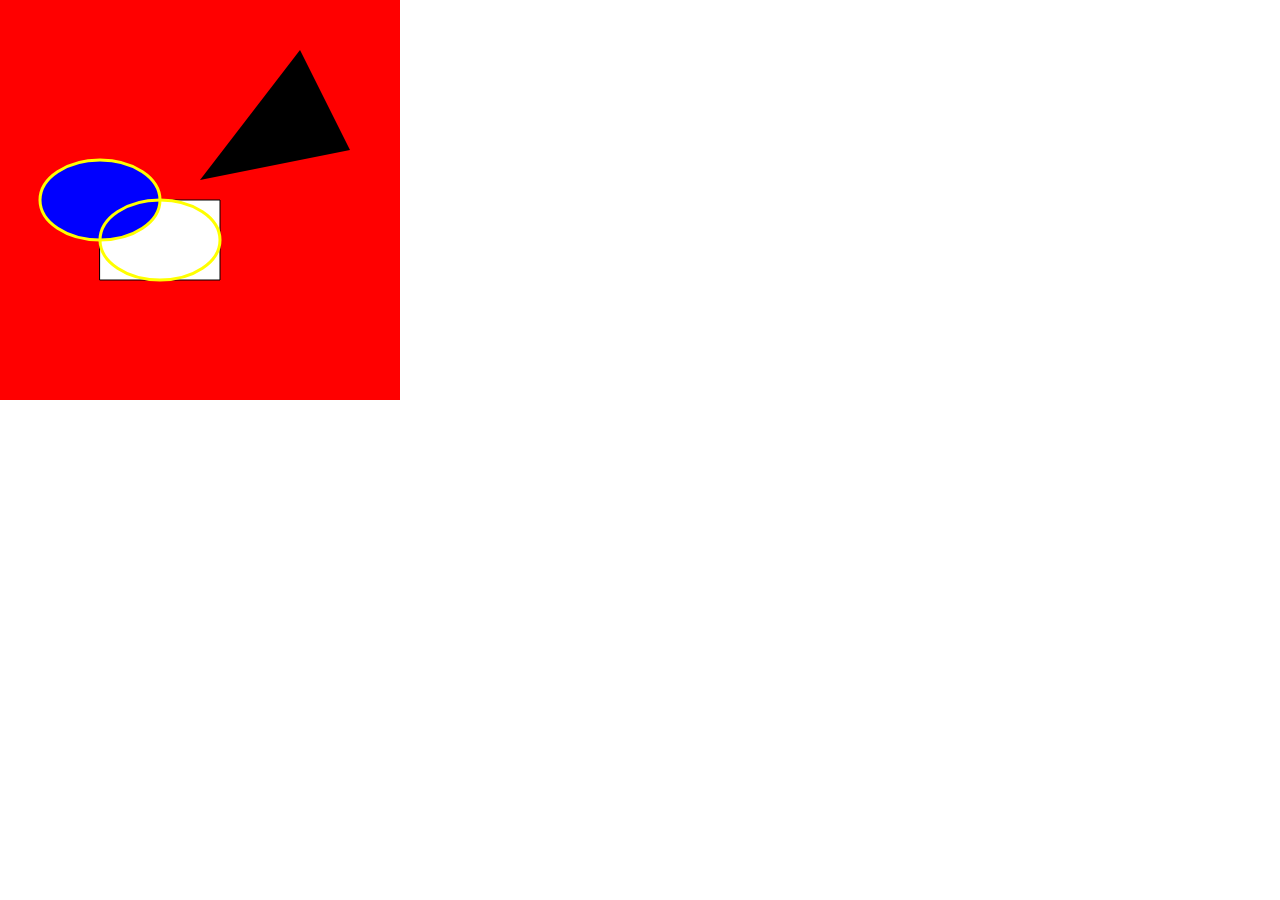
<file: 02_p5js_statisch/index.html>
<!DOCTYPE html>
<html lang="en">
  <head>
    <meta charset="utf-8" />
    <meta name="viewport" content="width=device-width, initial-scale=1.0">

    <title>Sketch</title>

    <link rel="stylesheet" type="text/css" href="style.css">

    <script src="libraries/p5.min.js"></script>
    <script src="libraries/p5.sound.min.js"></script>
  </head>

  <body>
    <script src="sketch.js"></script>
  </body>
</html>
</file>
<file: 01_html_css/css/style.css>
/* =========================================================
   TP Creative Coding und KI – Kursdokumentation
   Schlichtes, modernes Layout: feste Seitenleiste + Inhalt
   ========================================================= */

/* ---------- Farben & Grundwerte ---------- */
:root {
  --bg: #fafaf8;
  --surface: #ffffff;
  --text: #1c1c1c;
  --muted: #6b6b6b;
  --line: #e6e5e1;
  --accent: #e8503a;
  --code-bg: #f2f1ed;

  --sidebar-width: 260px;
  --radius: 10px;
  --font: system-ui, -apple-system, "Segoe UI", Roboto, "Helvetica Neue", sans-serif;
  --mono: ui-monospace, "SF Mono", Menlo, Consolas, monospace;
}

/* Dunkles Farbschema, wenn das System es vorgibt */
@media (prefers-color-scheme: dark) {
  :root {
    --bg: #141414;
    --surface: #1c1c1c;
    --text: #ececec;
    --muted: #9a9a9a;
    --line: #2c2c2c;
    --accent: #ff6a52;
    --code-bg: #232323;
  }
}

/* ---------- Basis ---------- */
*,
*::before,
*::after {
  box-sizing: border-box;
}

html {
  scroll-behavior: smooth;
}

body {
  margin: 0;
  background: var(--bg);
  color: var(--text);
  font-family: var(--font);
  font-size: 17px;
  line-height: 1.65;
  -webkit-font-smoothing: antialiased;
}

a {
  color: inherit;
}

code {
  font-family: var(--mono);
  font-size: 0.88em;
  background: var(--code-bg);
  padding: 0.1em 0.35em;
  border-radius: 4px;
}

/* ---------- Seitenleiste ---------- */
.sidebar {
  position: fixed;
  inset: 0 auto 0 0;
  width: var(--sidebar-width);
  display: flex;
  flex-direction: column;
  padding: 40px 28px;
  border-right: 1px solid var(--line);
  background: var(--bg);
  overflow-y: auto;
}

.logo {
  display: block;
  font-weight: 700;
  font-size: 1.15rem;
  line-height: 1.25;
  text-decoration: none;
  margin-bottom: 48px;
}

.logo-kicker {
  display: block;
  font-size: 0.75rem;
  letter-spacing: 0.12em;
  color: var(--accent);
  margin-bottom: 6px;
}

.menu {
  list-style: none;
  margin: 0;
  padding: 0;
}

.menu a {
  display: flex;
  gap: 14px;
  padding: 9px 0;
  text-decoration: none;
  color: var(--muted);
  border-bottom: 1px solid var(--line);
  transition: color 0.15s;
}

.menu a:hover,
.menu a:focus-visible {
  color: var(--text);
}

.menu time {
  font-family: var(--mono);
  font-size: 0.85em;
  color: var(--accent);
  min-width: 3.4em;
}

.sidebar-footer {
  margin-top: auto;
  padding-top: 32px;
  font-size: 0.8rem;
  color: var(--muted);
}

/* ---------- Inhalt ---------- */
main {
  margin-left: var(--sidebar-width);
  padding: 80px 64px 40px;
  max-width: calc(var(--sidebar-width) + 820px);
}

.intro {
  padding-bottom: 56px;
  border-bottom: 1px solid var(--line);
}

.eyebrow {
  margin: 0 0 8px;
  font-size: 0.8rem;
  text-transform: uppercase;
  letter-spacing: 0.12em;
  color: var(--accent);
}

h1 {
  margin: 0 0 20px;
  font-size: clamp(2.2rem, 5vw, 3.4rem);
  line-height: 1.1;
  letter-spacing: -0.02em;
}

.lead {
  margin: 0;
  font-size: 1.2rem;
  color: var(--muted);
  max-width: 38em;
}

/* Ein Themenblock */
.block {
  padding: 64px 0;
  border-bottom: 1px solid var(--line);
  scroll-margin-top: 24px; /* Abstand beim Anspringen über das Menü */
}

.block-header {
  margin-bottom: 20px;
}

.block-header time {
  font-family: var(--mono);
  font-size: 0.85rem;
  color: var(--accent);
}

h2 {
  margin: 4px 0 0;
  font-size: 1.9rem;
  line-height: 1.2;
  letter-spacing: -0.01em;
}

h3 {
  margin: 32px 0 8px;
  font-size: 0.8rem;
  text-transform: uppercase;
  letter-spacing: 0.1em;
  color: var(--muted);
}

h4 {
  margin: 28px 0 4px;
  font-size: 1.1rem;
}

.block p,
.block ul {
  max-width: 40em;
}

.block ul {
  padding-left: 1.2em;
}

.block li {
  margin-bottom: 4px;
}

/* Markiert den Block, der gerade über das Menü angesprungen wurde */
.block:target h2 {
  color: var(--accent);
}

/* Links-Liste mit Pfeil statt Punkt */
.links {
  list-style: none;
  padding-left: 0 !important;
}

.links a {
  text-decoration: none;
  border-bottom: 1px solid var(--accent);
}

.links a::after {
  content: " ↗";
  color: var(--accent);
}

/* Codebeispiele */
pre {
  margin: 24px 0;
  padding: 20px 24px;
  background: var(--code-bg);
  border-radius: var(--radius);
  overflow-x: auto;
  max-width: 40em;
}

pre code {
  padding: 0;
  background: none;
  font-size: 0.9rem;
  line-height: 1.6;
}

/* Bilder & Platzhalter */
figure {
  margin: 28px 0 0;
}

figure img {
  display: block;
  width: 100%;
  border-radius: var(--radius);
}

.placeholder {
  display: grid;
  place-items: center;
  aspect-ratio: 16 / 9;
  max-width: 40em;
  border: 1px dashed var(--line);
  border-radius: var(--radius);
  background: var(--surface);
  color: var(--muted);
  font-size: 0.9rem;
}

/* Fußzeile */
.page-footer {
  display: flex;
  justify-content: space-between;
  padding-top: 32px;
  font-size: 0.85rem;
  color: var(--muted);
}

.page-footer p {
  margin: 0;
}

/* ---------- Mobil: Menü wird zur horizontalen Leiste ---------- */
@media (max-width: 860px) {
  .sidebar {
    position: sticky;
    top: 0;
    z-index: 10;
    width: auto;
    padding: 14px 16px;
    border-right: none;
    border-bottom: 1px solid var(--line);
    overflow: visible;
  }

  .logo,
  .sidebar-footer {
    display: none;
  }

  .menu {
    display: flex;
    gap: 8px;
    overflow-x: auto;
    scrollbar-width: none;
  }

  .menu a {
    flex-direction: column;
    gap: 0;
    padding: 6px 12px;
    border: 1px solid var(--line);
    border-radius: 999px;
    white-space: nowrap;
    font-size: 0.85rem;
    line-height: 1.3;
  }

  main {
    margin-left: 0;
    padding: 48px 16px 32px;
  }

  .block {
    padding: 48px 0;
    scroll-margin-top: 90px; /* Platz für die feste Menüleiste */
  }

  h2 {
    font-size: 1.5rem;
  }
}
</file>
<file: 02_p5js_statisch/style.css>
html, body {
  margin: 0;
  padding: 0;
}

canvas {
  display: block;
}
</file>
